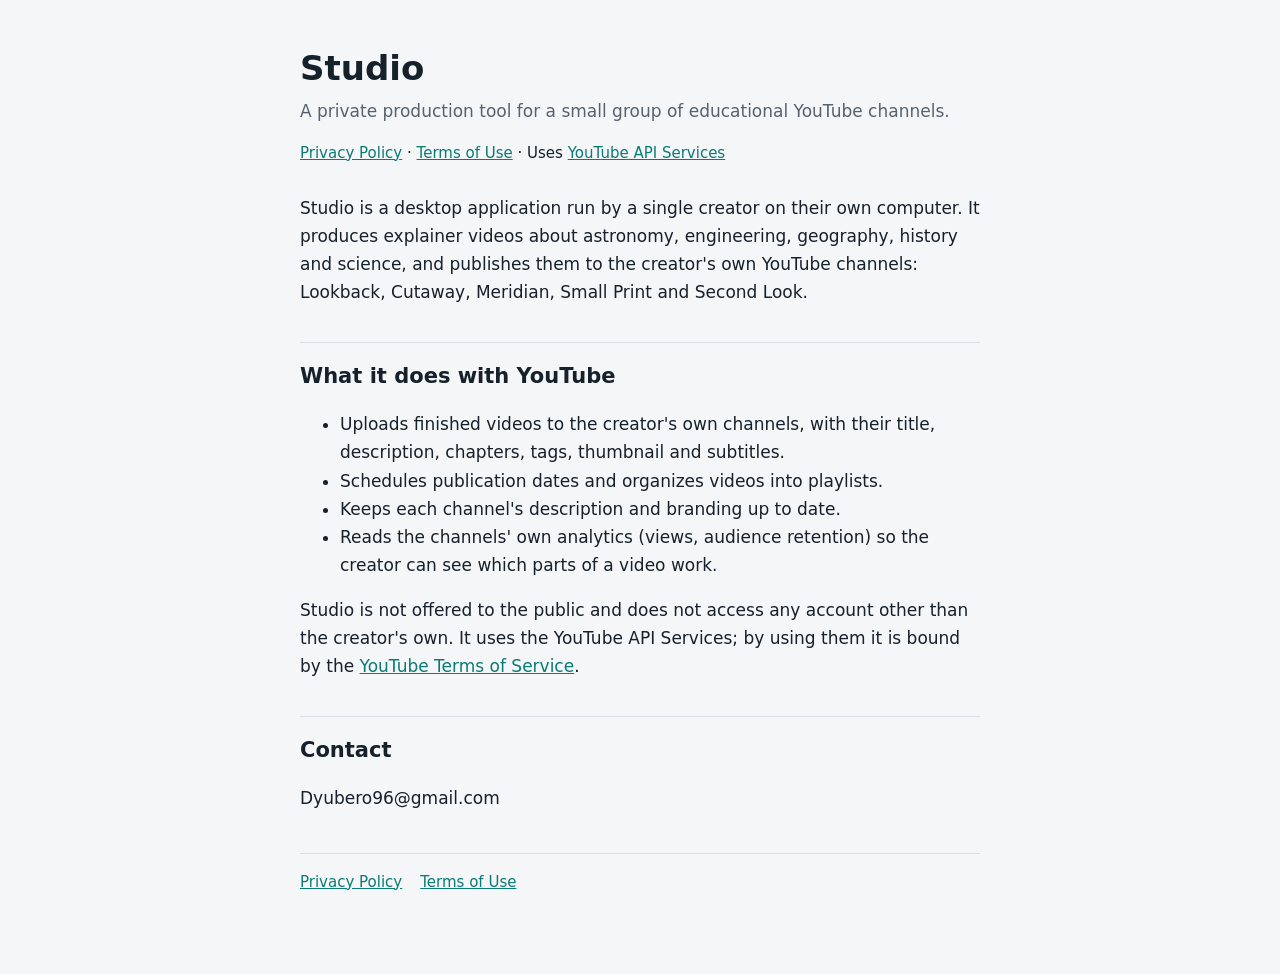
<file: index.html>
<!doctype html>
<html lang="en">
<head>
<meta charset="utf-8">
<meta name="viewport" content="width=device-width, initial-scale=1">
<title>Studio</title>
<link rel="stylesheet" href="style.css">
</head>
<body>
<main>
  <h1>Studio</h1>
  <p class="meta">A private production tool for a small group of educational YouTube channels.</p>
  <p class="links"><a href="privacy.html">Privacy Policy</a> · <a href="terms.html">Terms of Use</a> ·
    Uses <a href="https://developers.google.com/youtube">YouTube API Services</a></p>

  <p>Studio is a desktop application run by a single creator on their own computer. It produces explainer videos about
  astronomy, engineering, geography, history and science, and publishes them to the creator's own YouTube channels:
  Lookback, Cutaway, Meridian, Small Print and Second Look.</p>

  <h2>What it does with YouTube</h2>
  <ul>
    <li>Uploads finished videos to the creator's own channels, with their title, description, chapters, tags,
      thumbnail and subtitles.</li>
    <li>Schedules publication dates and organizes videos into playlists.</li>
    <li>Keeps each channel's description and branding up to date.</li>
    <li>Reads the channels' own analytics (views, audience retention) so the creator can see which parts of a video work.</li>
  </ul>
  <p>Studio is not offered to the public and does not access any account other than the creator's own. It uses the
  YouTube API Services; by using them it is bound by the
  <a href="https://www.youtube.com/t/terms">YouTube Terms of Service</a>.</p>

  <h2>Contact</h2>
  <p>Dyubero96@gmail.com</p>

  <nav>
    <a href="privacy.html">Privacy Policy</a>
    <a href="terms.html">Terms of Use</a>
  </nav>
</main>
</body>
</html>
</file>
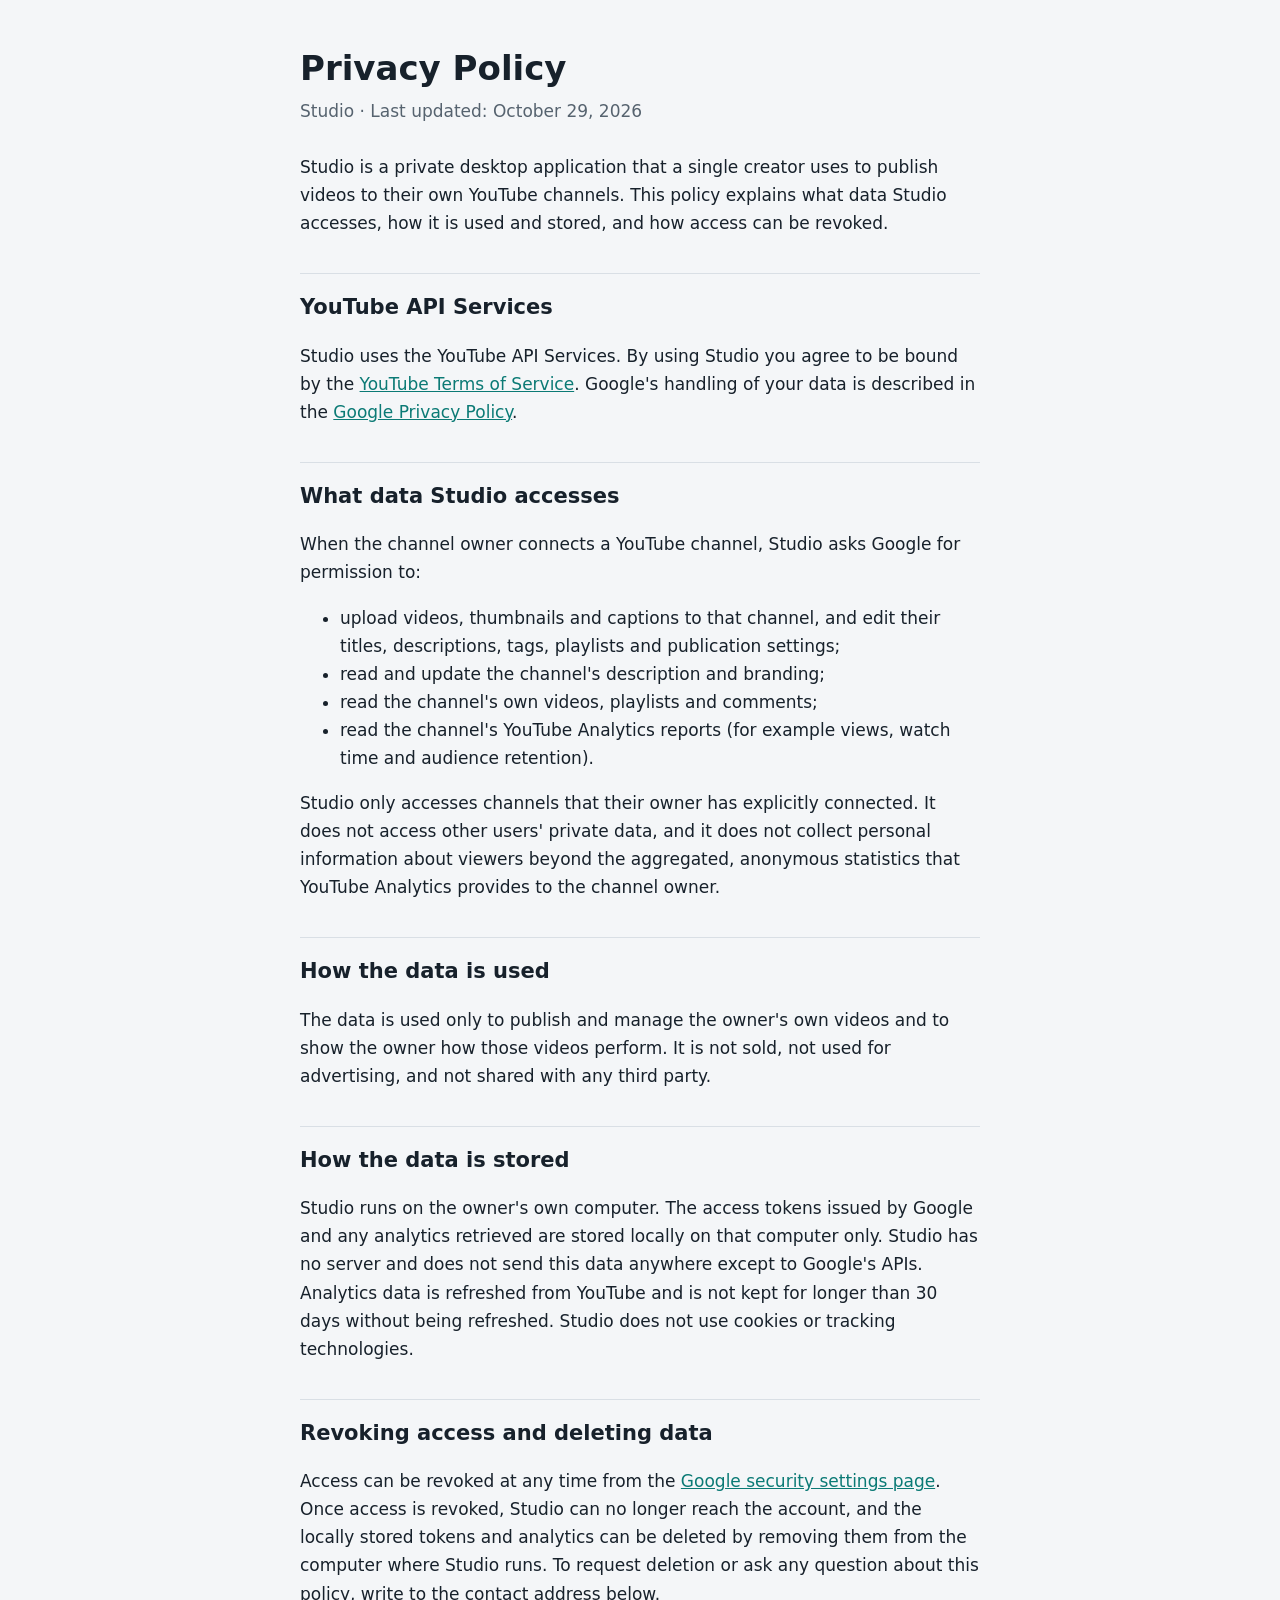
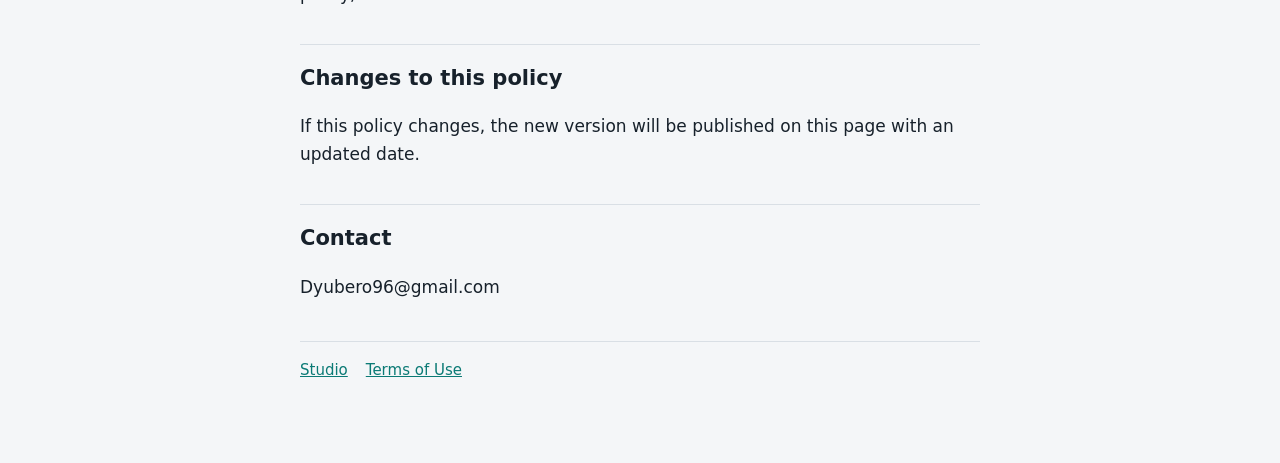
<file: privacy.html>
<!doctype html>
<html lang="en">
<head>
<meta charset="utf-8">
<meta name="viewport" content="width=device-width, initial-scale=1">
<title>Studio · Privacy Policy</title>
<link rel="stylesheet" href="style.css">
</head>
<body>
<main>
  <h1>Privacy Policy</h1>
  <p class="meta">Studio · Last updated: October 29, 2026</p>

  <p>Studio is a private desktop application that a single creator uses to publish videos to their own YouTube channels.
  This policy explains what data Studio accesses, how it is used and stored, and how access can be revoked.</p>

  <h2>YouTube API Services</h2>
  <p>Studio uses the YouTube API Services. By using Studio you agree to be bound by the
  <a href="https://www.youtube.com/t/terms">YouTube Terms of Service</a>. Google's handling of your data is described in the
  <a href="https://policies.google.com/privacy">Google Privacy Policy</a>.</p>

  <h2>What data Studio accesses</h2>
  <p>When the channel owner connects a YouTube channel, Studio asks Google for permission to:</p>
  <ul>
    <li>upload videos, thumbnails and captions to that channel, and edit their titles, descriptions, tags, playlists and
      publication settings;</li>
    <li>read and update the channel's description and branding;</li>
    <li>read the channel's own videos, playlists and comments;</li>
    <li>read the channel's YouTube Analytics reports (for example views, watch time and audience retention).</li>
  </ul>
  <p>Studio only accesses channels that their owner has explicitly connected. It does not access other users' private
  data, and it does not collect personal information about viewers beyond the aggregated, anonymous statistics that
  YouTube Analytics provides to the channel owner.</p>

  <h2>How the data is used</h2>
  <p>The data is used only to publish and manage the owner's own videos and to show the owner how those videos perform.
  It is not sold, not used for advertising, and not shared with any third party.</p>

  <h2>How the data is stored</h2>
  <p>Studio runs on the owner's own computer. The access tokens issued by Google and any analytics retrieved are stored
  locally on that computer only. Studio has no server and does not send this data anywhere except to Google's APIs.
  Analytics data is refreshed from YouTube and is not kept for longer than 30 days without being refreshed.
  Studio does not use cookies or tracking technologies.</p>

  <h2>Revoking access and deleting data</h2>
  <p>Access can be revoked at any time from the
  <a href="https://security.google.com/settings/security/permissions">Google security settings page</a>. Once access is
  revoked, Studio can no longer reach the account, and the locally stored tokens and analytics can be deleted by removing
  them from the computer where Studio runs. To request deletion or ask any question about this policy, write to the
  contact address below.</p>

  <h2>Changes to this policy</h2>
  <p>If this policy changes, the new version will be published on this page with an updated date.</p>

  <h2>Contact</h2>
  <p>Dyubero96@gmail.com</p>

  <nav>
    <a href="index.html">Studio</a>
    <a href="terms.html">Terms of Use</a>
  </nav>
</main>
</body>
</html>
</file>
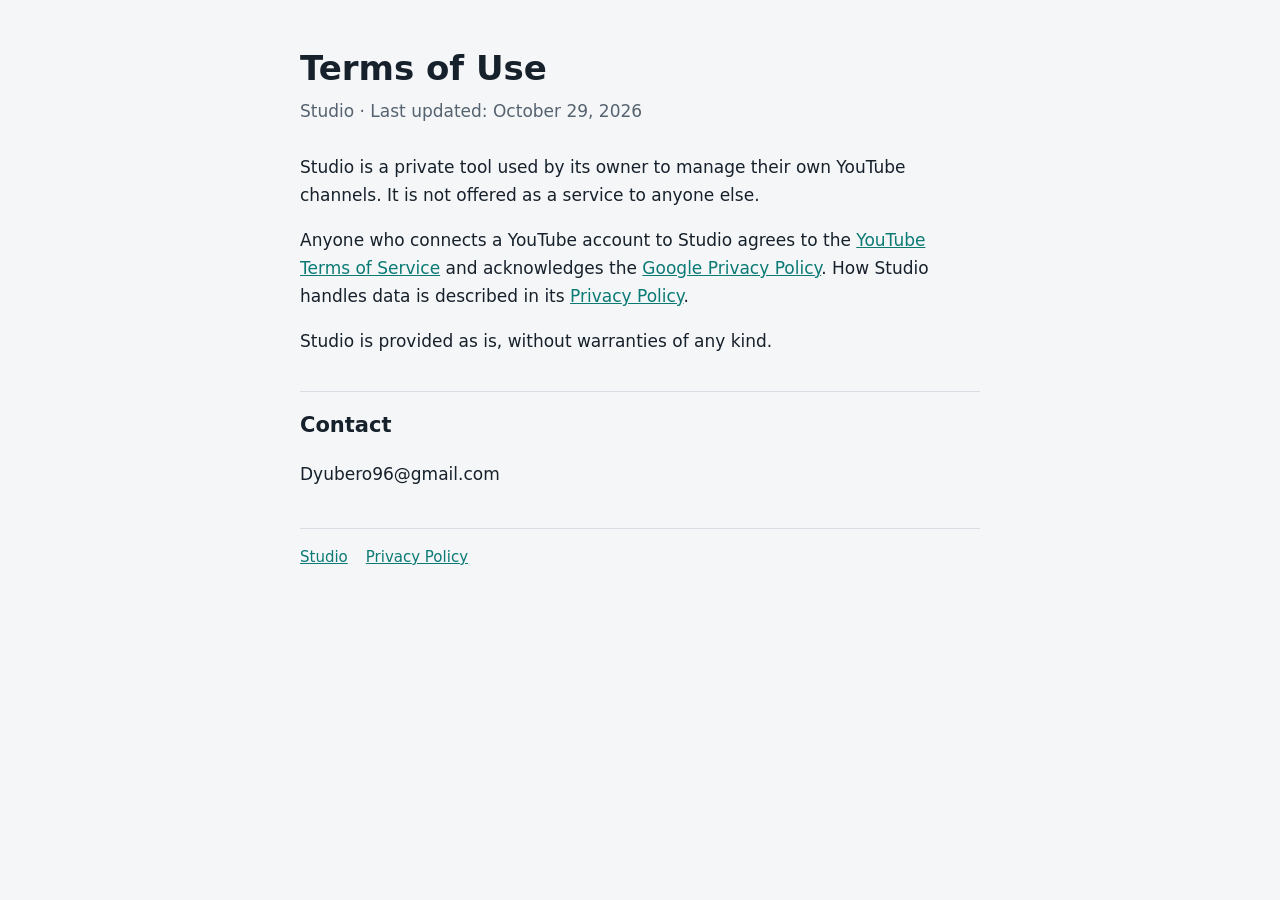
<file: terms.html>
<!doctype html>
<html lang="en">
<head>
<meta charset="utf-8">
<meta name="viewport" content="width=device-width, initial-scale=1">
<title>Studio · Terms of Use</title>
<link rel="stylesheet" href="style.css">
</head>
<body>
<main>
  <h1>Terms of Use</h1>
  <p class="meta">Studio · Last updated: October 29, 2026</p>

  <p>Studio is a private tool used by its owner to manage their own YouTube channels. It is not offered as a service to
  anyone else.</p>
  <p>Anyone who connects a YouTube account to Studio agrees to the
  <a href="https://www.youtube.com/t/terms">YouTube Terms of Service</a> and acknowledges the
  <a href="https://policies.google.com/privacy">Google Privacy Policy</a>. How Studio handles data is described in its
  <a href="privacy.html">Privacy Policy</a>.</p>
  <p>Studio is provided as is, without warranties of any kind.</p>

  <h2>Contact</h2>
  <p>Dyubero96@gmail.com</p>

  <nav>
    <a href="index.html">Studio</a>
    <a href="privacy.html">Privacy Policy</a>
  </nav>
</main>
</body>
</html>
</file>
<file: style.css>
:root {
  --bg: #f4f6f8; --ink: #17212b; --muted: #56636f; --line: #d9dfe5; --accent: #0b7a75;
  color-scheme: light;
}
@media (prefers-color-scheme: dark) {
  :root { --bg: #11171d; --ink: #e6ecf1; --muted: #9aa8b4; --line: #2a3742; --accent: #4cc7bf; color-scheme: dark; }
}
* { box-sizing: border-box; }
body { margin: 0; background: var(--bg); color: var(--ink); font: 17px/1.65 "Segoe UI", system-ui, -apple-system, sans-serif; }
main { max-width: 720px; margin: 0 auto; padding: 48px 20px 80px; }
h1 { font-size: 34px; line-height: 1.2; margin: 0 0 8px; }
h2 { font-size: 21px; margin: 36px 0 8px; padding-top: 16px; border-top: 1px solid var(--line); }
p, li { max-width: 65ch; }
.meta { color: var(--muted); margin: 0 0 28px; }
a { color: var(--accent); }
nav { display: flex; gap: 18px; flex-wrap: wrap; margin-top: 40px; padding-top: 16px; border-top: 1px solid var(--line); font-size: 15px; }
.links { margin: -12px 0 28px; font-size: 15px; }
</file>
